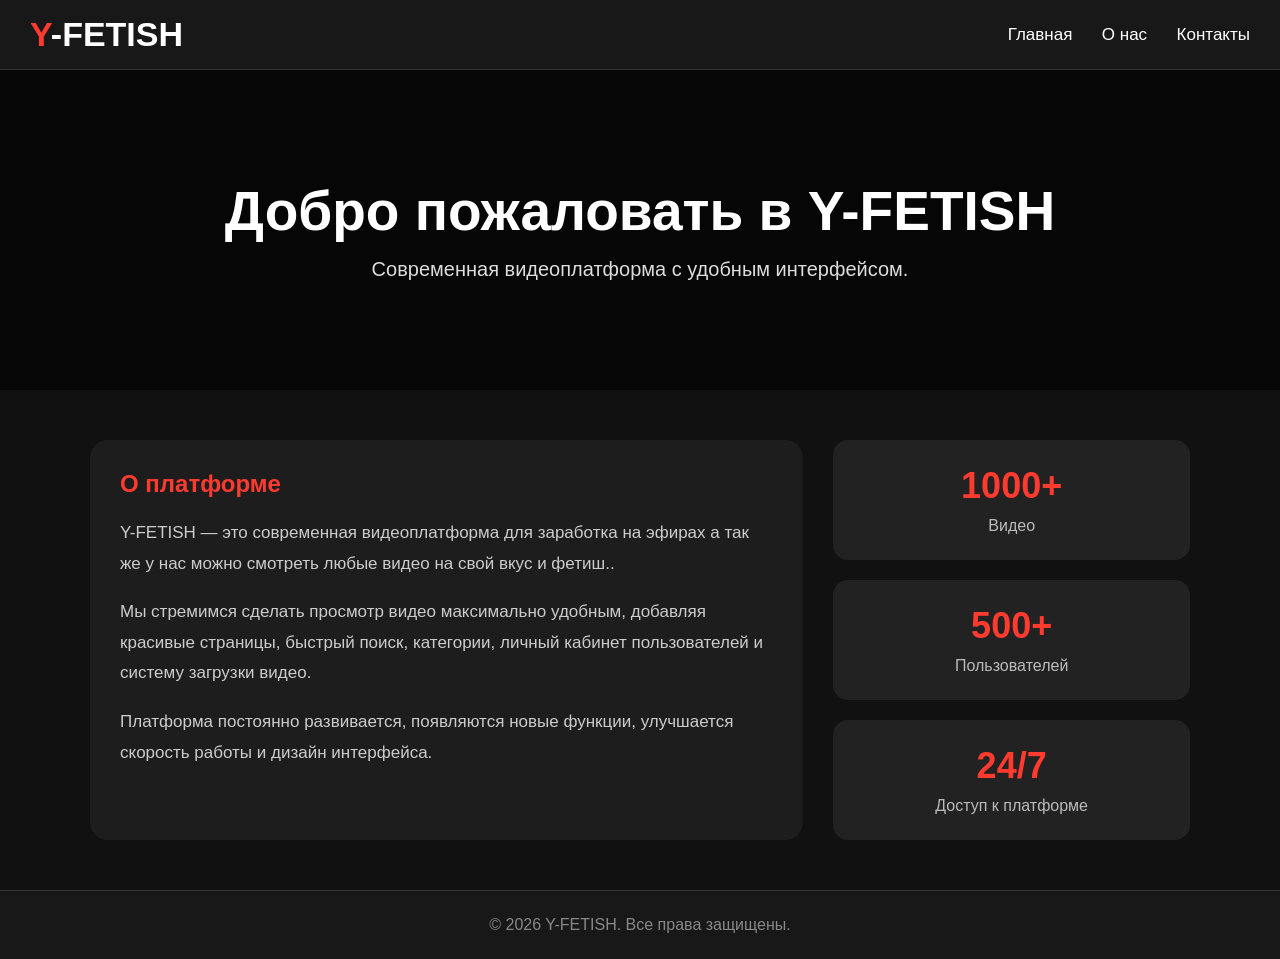
<file: index1.html>
<!DOCTYPE html>
<html lang="ru">
<head>
<meta charset="UTF-8">
<meta name="viewport" content="width=device-width, initial-scale=1.0">
<title>Y-FETISH | О нас</title>

<style>
*{
margin:0;
padding:0;
box-sizing:border-box;
font-family:Arial,sans-serif;
}

body{
background:#111;
color:#fff;
}

header{
height:70px;
background:#181818;
display:flex;
align-items:center;
justify-content:space-between;
padding:0 30px;
border-bottom:1px solid #333;
}

.logo{
font-size:34px;
font-weight:bold;
}

.logo span{
color:#ff3b30;
}

nav a{
color:#fff;
text-decoration:none;
margin-left:25px;
font-size:17px;
transition:.3s;
}

nav a:hover{
color:#ff3b30;
}

.hero{
height:320px;
background:linear-gradient(rgba(0,0,0,.65),rgba(0,0,0,.65)),
url("https://images.unsplash.com/photo-1492691527719-9d1e07e534b4?w=1600");
background-size:cover;
background-position:center;
display:flex;
justify-content:center;
align-items:center;
text-align:center;
}

.hero h1{
font-size:55px;
}

.hero p{
margin-top:15px;
font-size:20px;
color:#ddd;
}

.container{
width:90%;
max-width:1100px;
margin:50px auto;
display:grid;
grid-template-columns:2fr 1fr;
gap:30px;
}

.card{
background:#1d1d1d;
padding:30px;
border-radius:18px;
}

.card h2{
color:#ff3b30;
margin-bottom:20px;
}

.card p{
line-height:1.8;
color:#ccc;
font-size:17px;
}

.stats{
display:grid;
grid-template-columns:1fr;
gap:20px;
}

.box{
background:#222;
padding:25px;
border-radius:15px;
text-align:center;
}

.box h3{
font-size:36px;
color:#ff3b30;
}

.box p{
margin-top:10px;
color:#bbb;
}

footer{
margin-top:50px;
background:#181818;
padding:25px;
text-align:center;
color:#888;
border-top:1px solid #333;
}
</style>

</head>

<body>

<header>

<div class="logo">
<span>Y</span>-FETISH
</div>

<nav>
<a href="index.html">Главная</a>
<a href="index.html">О нас</a>
<a href="#">Контакты</a>
</nav>

</header>

<section class="hero">

<div>

<h1>Добро пожаловать в Y-FETISH</h1>

<p>Современная видеоплатформа с удобным интерфейсом.</p>

</div>

</section>

<div class="container">

<div class="card">

<h2>О платформе</h2>

<p>

Y-FETISH — это современная видеоплатформа для заработка на эфирах
а так же у нас можно смотреть любые видео на свой вкус и фетиш..

</p>

<br>

<p>

Мы стремимся сделать просмотр видео максимально удобным,
добавляя красивые страницы, быстрый поиск,
категории, личный кабинет пользователей и систему загрузки видео.

</p>

<br>

<p>

Платформа постоянно развивается, появляются новые функции,
улучшается скорость работы и дизайн интерфейса.

</p>

</div>

<div class="stats">

<div class="box">
<h3>1000+</h3>
<p>Видео</p>
</div>

<div class="box">
<h3>500+</h3>
<p>Пользователей</p>
</div>

<div class="box">
<h3>24/7</h3>
<p>Доступ к платформе</p>
</div>

</div>

</div>

<footer>

© 2026 Y-FETISH. Все права защищены.

</footer>

</body>
</html>
</file>
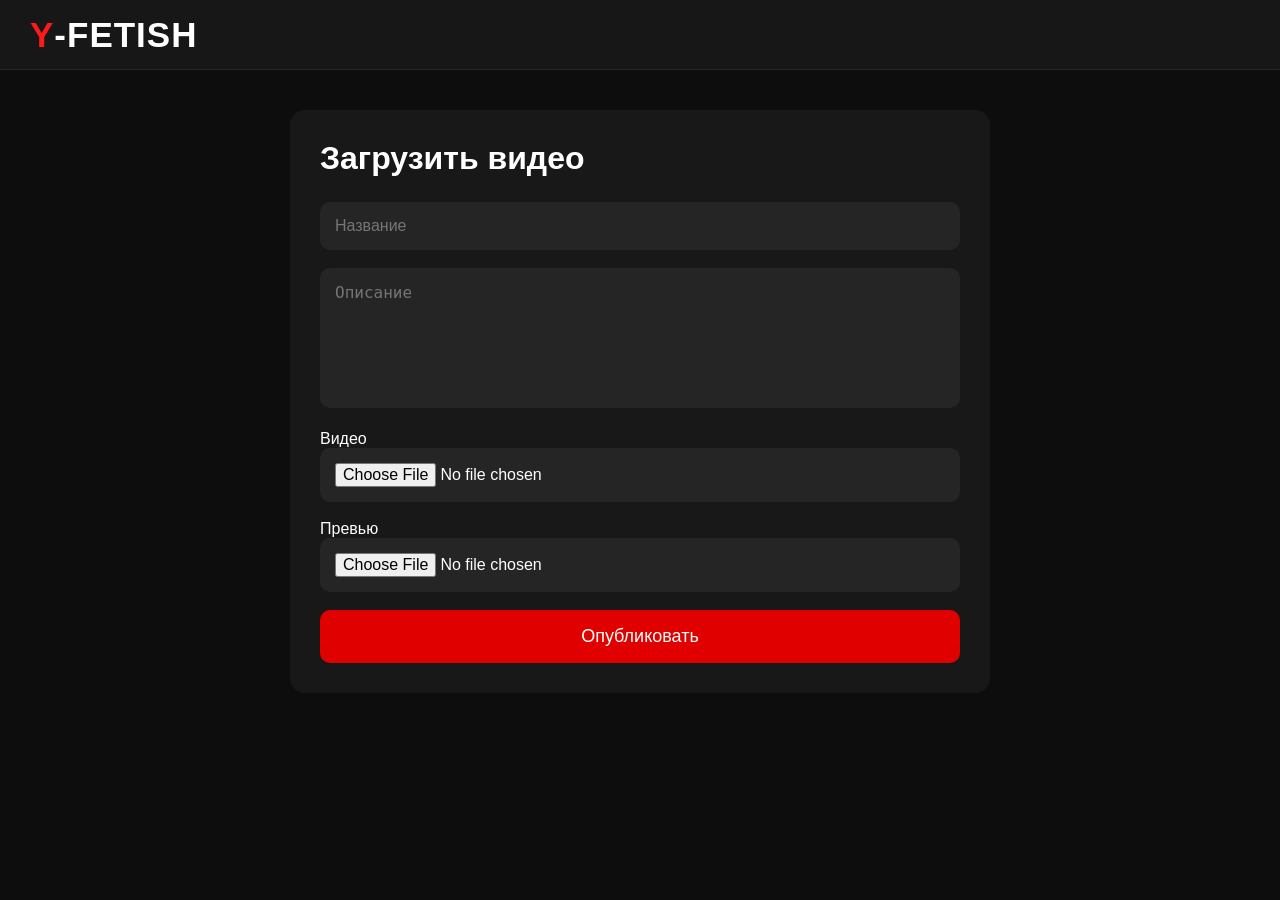
<file: upload.html>
<!DOCTYPE html>
<html lang="ru">
<head>
<meta charset="UTF-8">
<meta name="viewport" content="width=device-width, initial-scale=1.0">
<title>Y-FETISH | Загрузка видео</title>

<link rel="stylesheet" href="style.css">

<style>
.upload-box{
    max-width:700px;
    margin:40px auto;
    background:#181818;
    padding:30px;
    border-radius:15px;
}

.upload-box h1{
    margin-bottom:25px;
}

.upload-box input,
.upload-box textarea{
    width:100%;
    margin-bottom:18px;
    padding:15px;
    border:none;
    border-radius:10px;
    background:#252525;
    color:#fff;
    font-size:16px;
}

.upload-box textarea{
    height:140px;
    resize:none;
}

.upload-box button{
    width:100%;
    padding:16px;
    background:#e00000;
    color:white;
    border:none;
    border-radius:10px;
    font-size:18px;
    cursor:pointer;
}

.upload-box button:hover{
    background:#ff2020;
}
</style>

</head>
<body>

<header>

<div class="logo">
<span class="red">Y</span>-FETISH
</div>

</header>

<div class="upload-box">

<h1>Загрузить видео</h1>

<input id="title" type="text" placeholder="Название">

<textarea id="description" placeholder="Описание"></textarea>

<label>Видео</label>

<input id="videoFile" type="file" accept="video/*">

<label>Превью</label>

<input id="imageFile" type="file" accept="image/*">

<button onclick="uploadVideo()">
Опубликовать
</button>

</div>

<script src="upload.js"></script>

</body>
</html>
</file>
<file: style.css>
*{
    margin:0;
    padding:0;
    box-sizing:border-box;
}

body{
    background:#0d0d0d;
    color:#fff;
    font-family:Arial,Helvetica,sans-serif;
}

header{
    width:100%;
    height:70px;
    background:#171717;
    display:flex;
    justify-content:space-between;
    align-items:center;
    padding:0 30px;
    border-bottom:1px solid #262626;
    position:sticky;
    top:0;
    z-index:100;
}

.logo{
    font-size:34px;
    font-weight:900;
    letter-spacing:1px;

}

.red{
    color:#ff1a1a;
}

.search{
    display:flex;
    align-items:center;
}

.search input{
    width:350px;
    height:42px;
    background:#252525;
    border:none;
    color:white;
    padding:0 15px;
    border-radius:8px 0 0 8px;
    outline:none;
    font-size:16px;
}

.search button{
    height:42px;
    width:60px;
    border:none;
    background:#ff1a1a;
    color:white;
    cursor:pointer;
    border-radius:0 8px 8px 0;
    font-size:18px;
}

main{
    display:grid;
    grid-template-columns:2fr 420px;
    gap:30px;
    padding:30px;
}

.player video{
    width:100%;
    border-radius:15px;
    background:black;
}

.controls{
    display:flex;
    gap:12px;
    margin-top:15px;
}

.controls button{
    width:55px;
    height:55px;
    border:none;
    border-radius:12px;
    background:#252525;
    color:white;
    cursor:pointer;
    font-size:22px;
    transition:.2s;
}

.controls button:hover{
    background:#ff1a1a;
}

.info{
    margin-top:20px;
}

.info h1{
    font-size:28px;
}

.stats{
    margin-top:10px;
    color:#a8a8a8;
    display:flex;
    gap:12px;
    font-size:15px;
}

.buttons{
    display:flex;
    gap:15px;
    margin-top:20px;
}

.buttons button{
    background:#252525;
    border:none;
    color:white;
    padding:14px 24px;
    border-radius:10px;
    cursor:pointer;
    font-size:18px;
    transition:.2s;
}

.buttons button:hover{
    background:#ff1a1a;
}

.description{
    margin-top:25px;
    background:#171717;
    padding:20px;
    border-radius:15px;
    line-height:1.8;
    color:#d8d8d8;
}

aside h2{
    margin-bottom:20px;
}

.card{
    background:#171717;
    border-radius:15px;
    overflow:hidden;
    margin-bottom:20px;
    transition:.25s;
    cursor:pointer;
}

.card:hover{
    transform:translateY(-4px);
}

.card img{
    width:100%;
    display:block;
}

.card h3{
    padding:15px;
    font-size:18px;
}

.card p{
    padding:0 15px 15px;
    color:#9f9f9f;
}

@media (max-width:700px){

header{
    display:flex;
    flex-direction:column;
    align-items:center;
    gap:12px;
    height:auto;
    padding:15px;
}

.logo{
    position:static;
    left:auto;
    font-size:30px;
}

.search{
    width:100%;
}

.search input{
    width:100%;
}

.upload-btn{
    width:100%;
    text-align:center;
}

main{
    padding:15px;
}

.controls,
.buttons{
    flex-wrap:wrap;
}

.info h1{
    font-size:22px;
}

}


.upload-btn{
    margin-left:20px;
    background:#ff1a1a;
    color:#fff;
    text-decoration:none;
    padding:12px 20px;
    border-radius:10px;
    font-weight:700;
    transition:.2s;
    white-space:nowrap;
}

.upload-btn:hover{
    background:#d10000;
}






.close-btn{
background:none;
border:none;
color:white;
font-size:28px;
cursor:pointer;
float:right;
}






.logo{
    display: flex;
    justify-content: center;
    align-items: center;
    gap: 0px;
    font-size: 35px;
    font-weight: bold;

}




.upload-btn{
    font-size: 14px;   /* уменьшает текст */
    padding: 11px 14px; /* уменьшает саму кнопку */
}


.logo-link{
    text-decoration: none;
    color: white;
    font-weight: bold;
}

.logo-link:hover{
    color: #ff2020;
}





.card video{
    width:100%;
    height:170px;
    object-fit:cover;
    border-radius:10px;
    pointer-events:none;
}












.categories{
    position:fixed;
    bottom:0;
    left:0;
    width:100%;
    background:#141414;
    border-top:1px solid #333;
    display:flex;
    justify-content:center;
    align-items:center;
    gap:10px;
    padding:10px;
    overflow-x:auto;
    white-space:nowrap;
    z-index:9999;
}

.categories::-webkit-scrollbar{
    display:none;
}

.categories a{
    flex:none;
    background:#222;
    color:#fff;
    text-decoration:none;
    padding:10px 18px;
    border-radius:25px;
    font-size:14px;
    transition:.2s;
}

.categories a:hover,
.categories a.active{
    background:#ff2020;
}






/* Кнопка меню */

.menu-btn{
position:fixed;
left:15px;
top:14px;              /* было 50% */
transform:none;        /* было translateY(-50%) */

width:40px;
height:40px;
border:none;
border-radius:50%;
background:#222;
color:#fff;
font-size:30px;
cursor:pointer;
z-index:1001;
box-shadow:0 0 15px rgba(0,0,0,.5);
}

/* Затемнение */

.overlay{
position:fixed;
top:0;
left:0;
width:100%;
height:100%;
background:rgba(0,0,0,.55);
display:none;
z-index:998;
}

/* Меню */

.side-menu{
position:fixed;
top:0;
left:-270px;
width:250px;
height:100%;
background:#171717;
padding-top:80px;
transition:.35s;
z-index:999;
border-right:1px solid #333;
overflow-y:auto;
}

.side-menu a{
display:block;
padding:18px 25px;
color:#fff;
text-decoration:none;
font-size:18px;
transition:.2s;
}

.side-menu a:hover{
background:#ff3b30;
}

.side-menu.active{
left:0;
}

.overlay.active{
display:block;
}




.add-video {
  background:#ff3b30;
  color:#fff;
  border:none;
  padding:12px 22px;
  border-radius:8px;
  cursor:pointer;
}


.logo{
  position: static;

}
</file>
